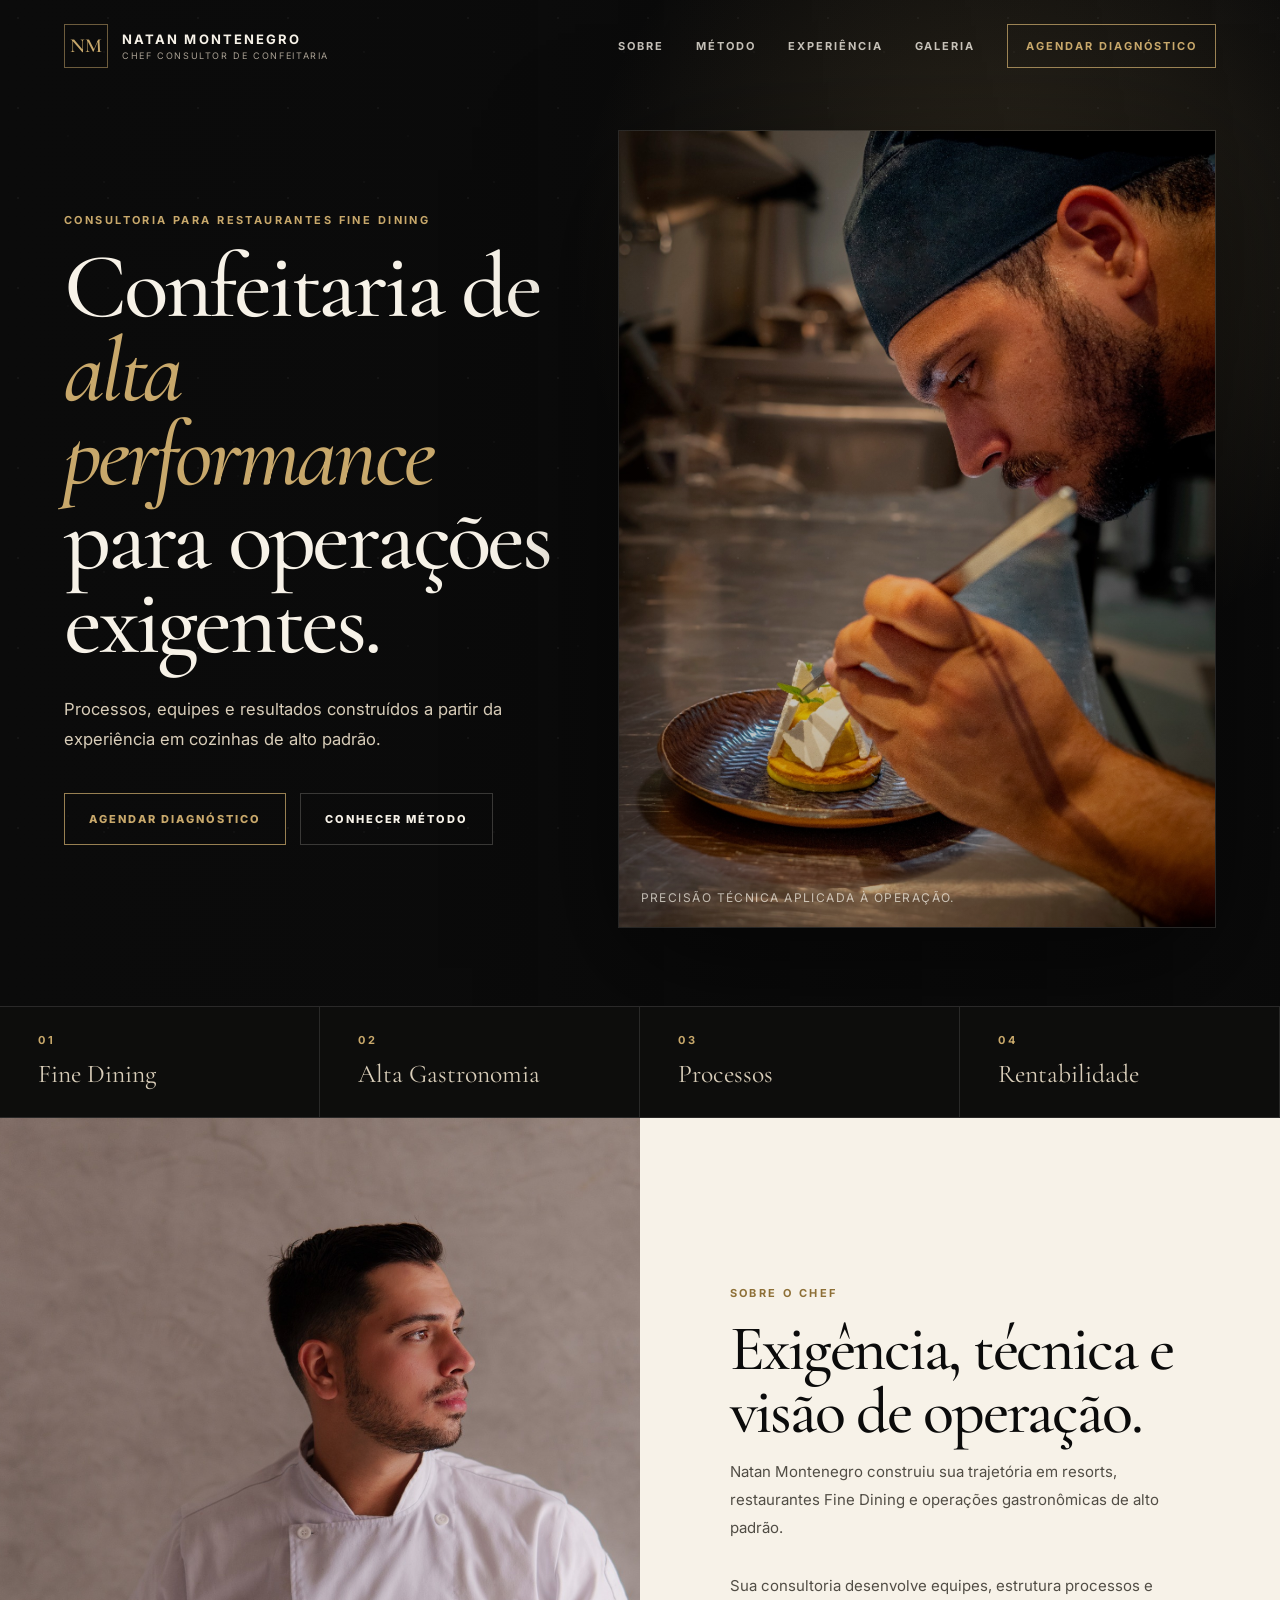
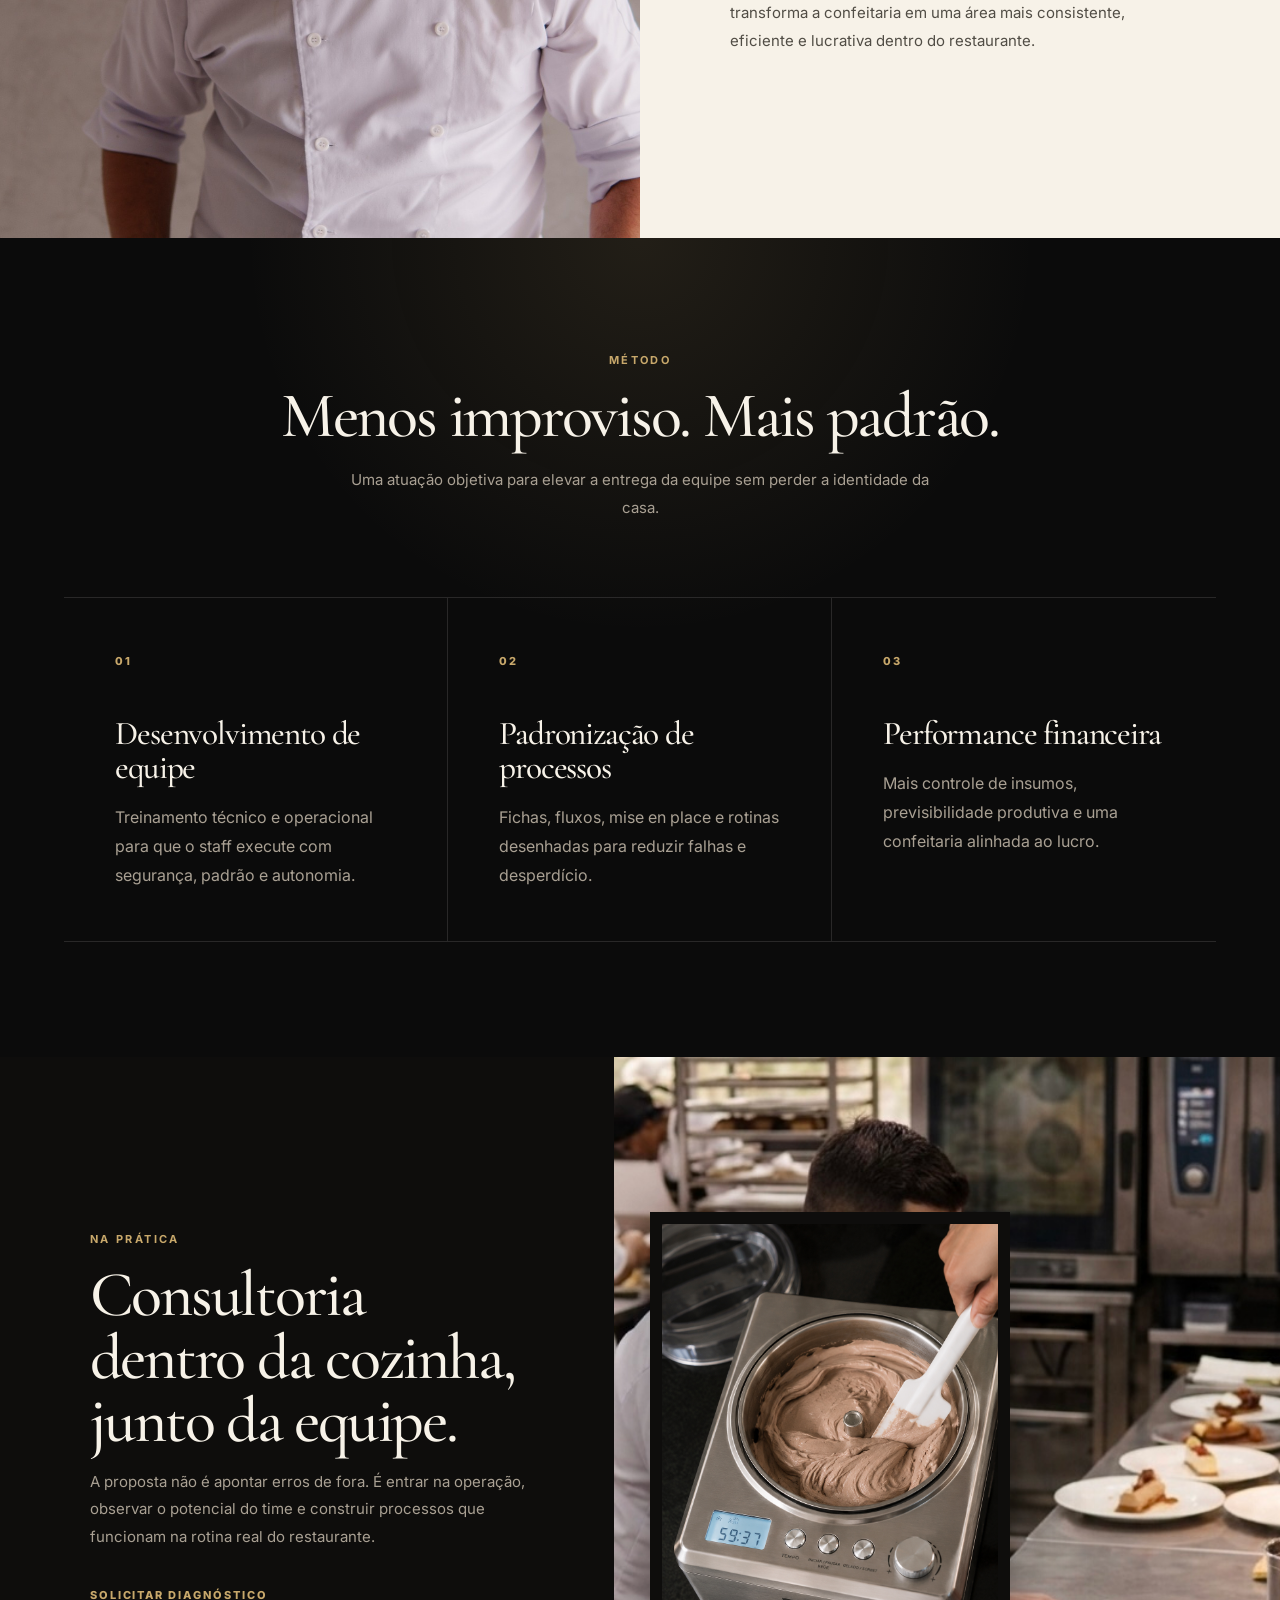
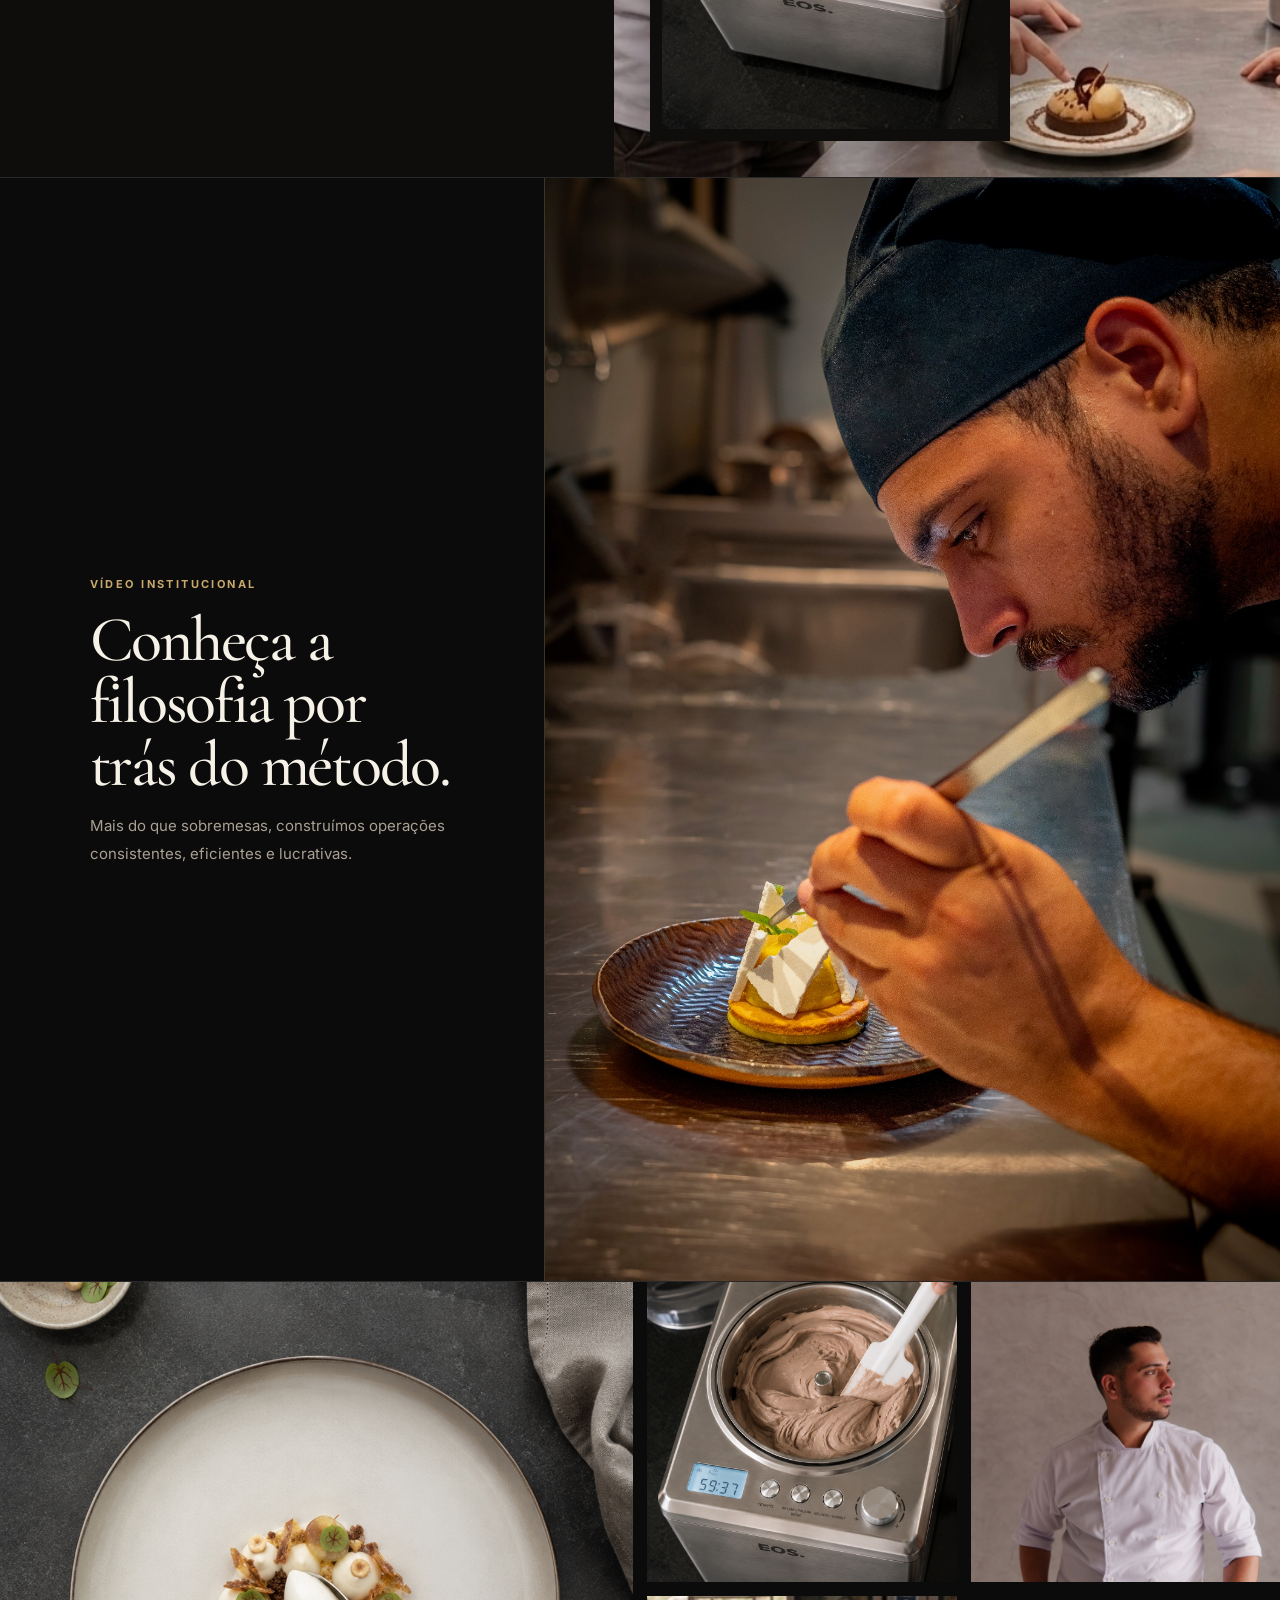
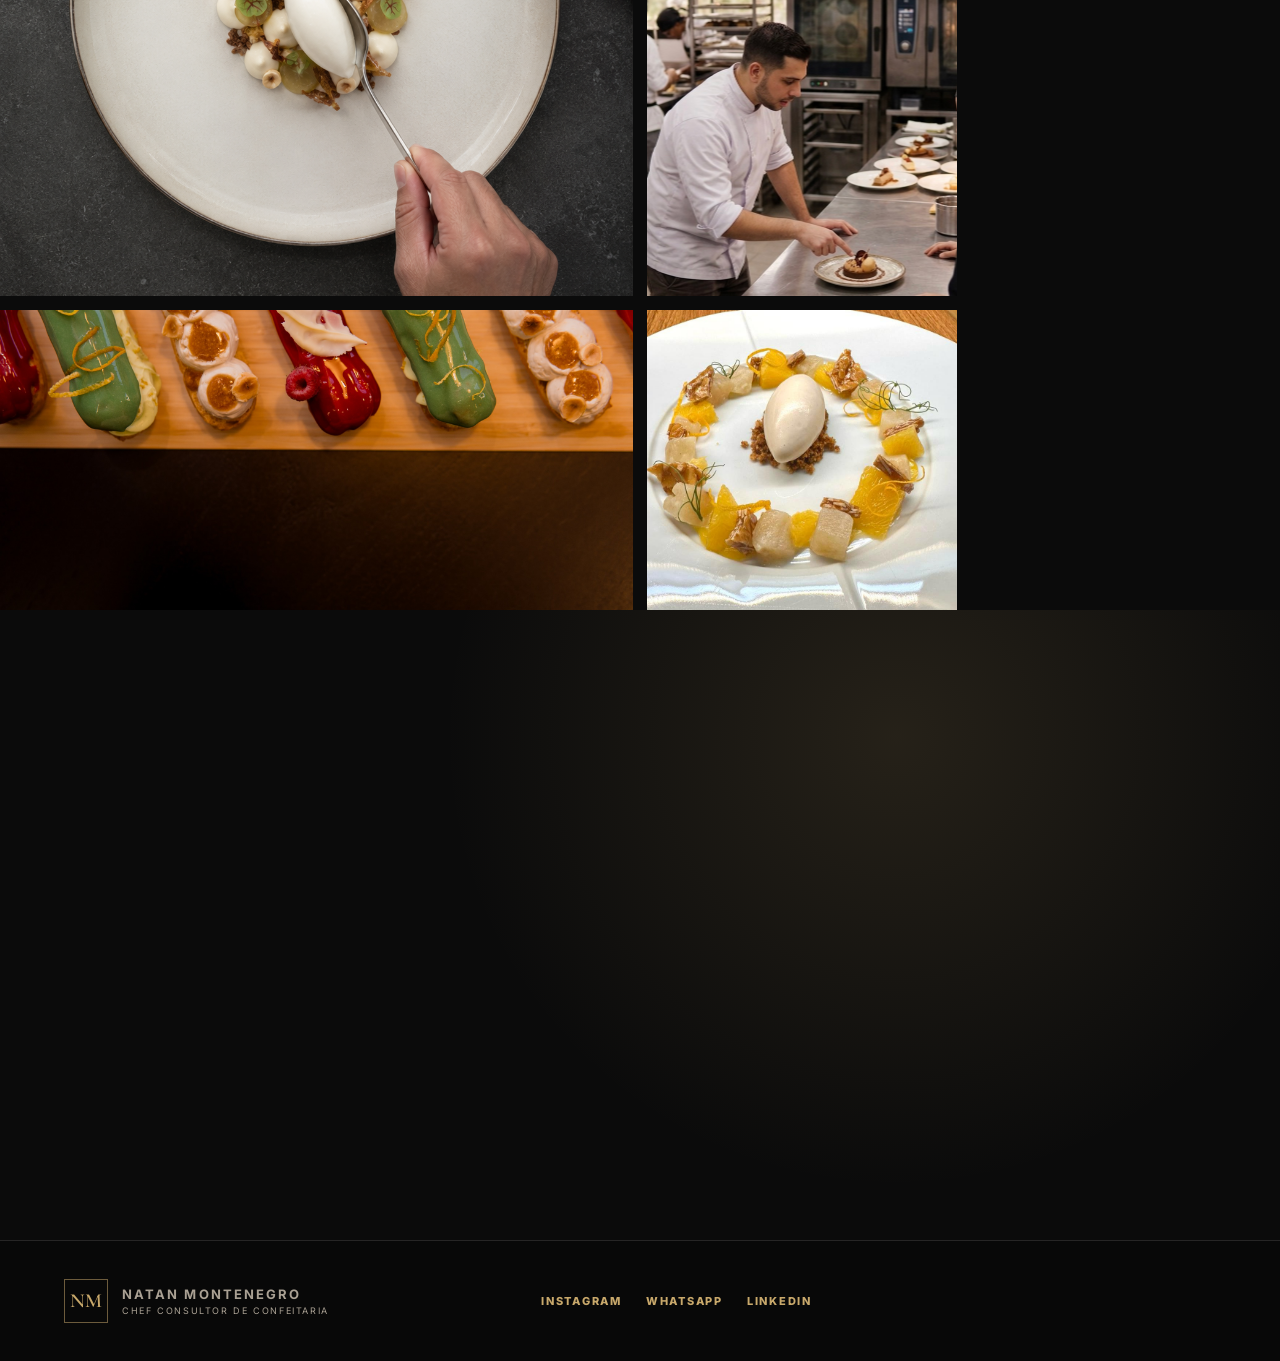
<file: index.html>
<!DOCTYPE html>
<html lang="pt-BR">

<head>
  <meta charset="UTF-8" />
  <meta name="viewport" content="width=device-width, initial-scale=1.0" />
  <meta name="description"
    content="Natan Montenegro — Chef Consultor de Confeitaria para restaurantes Fine Dining. Consultoria em processos, equipes e rentabilidade para operações gastronômicas de alta performance." />
  <title>Natan Montenegro | Chef Consultor de Confeitaria</title>
  <link rel="preconnect" href="https://fonts.googleapis.com">
  <link rel="preconnect" href="https://fonts.gstatic.com" crossorigin>
  <link
    href="https://fonts.googleapis.com/css2?family=Cormorant+Garamond:wght@400;500;600&family=Inter:wght@400;500;600;700&display=swap"
    rel="stylesheet">
  <link rel="stylesheet" href="styles.css" />
</head>

<body>
  <div class="grain" aria-hidden="true"></div>
  <div class="cursor-glow" aria-hidden="true"></div>

  <header class="site-header" id="header">
    <a class="brand" href="#inicio" aria-label="Natan Montenegro - início">
      <span class="brand-mark">NM</span>
      <span class="brand-text">
        <strong>Natan Montenegro</strong>
        <small>Chef Consultor de Confeitaria</small>
      </span>
    </a>

    <button class="menu-toggle" id="menuToggle" aria-label="Abrir menu" aria-expanded="false">
      <span></span><span></span>
    </button>

    <nav class="nav" id="nav">
      <a href="#sobre">Sobre</a>
      <a href="#metodo">Método</a>
      <a href="#experiencia">Experiência</a>
      <a href="#galeria">Galeria</a>
      <a href="#contato" class="nav-cta">Agendar diagnóstico</a>
    </nav>
  </header>

  <main>
    <section class="hero" id="inicio">
      <div class="hero-copy reveal">
        <p class="eyebrow">Consultoria para restaurantes Fine Dining</p>
        <h1>Confeitaria de <em>alta performance</em> para operações exigentes.</h1>
        <p class="lead">
          Processos, equipes e resultados construídos a partir da experiência em cozinhas de alto padrão.
        </p>
        <div class="hero-actions">
          <a class="btn btn-primary" href="#contato">Agendar diagnóstico</a>
          <a class="btn btn-ghost" href="#metodo">Conhecer método</a>
        </div>
      </div>

      <figure class="hero-media reveal" aria-label="Chef finalizando sobremesa">
        <img src="assets/chef-finalizando-sobremesa.jpeg"
          alt="Chef finalizando uma sobremesa em cozinha profissional" />
        <figcaption>Precisão técnica aplicada à operação.</figcaption>
      </figure>
    </section>

    <section class="signature-strip" aria-label="Pilares da consultoria">
      <div class="strip-item reveal"><span>01</span>Fine Dining</div>
      <div class="strip-item reveal"><span>02</span>Alta Gastronomia</div>
      <div class="strip-item reveal"><span>03</span>Processos</div>
      <div class="strip-item reveal"><span>04</span>Rentabilidade</div>
    </section>

    <section class="about section-grid" id="sobre">
      <div class="about-media reveal">
        <img src="assets/chef-retrato-horizontal.jpeg" alt="Retrato profissional do Chef Natan Montenegro" />
      </div>
      
      <div class="section-copy reveal">
        <p class="eyebrow">Sobre o Chef</p>
        <h2>Exigência, técnica e visão de operação.</h2>
        <p>
          Natan Montenegro construiu sua trajetória em resorts, restaurantes Fine Dining e operações gastronômicas de
          alto padrão.
        </p>
        <p>
          Sua consultoria desenvolve equipes, estrutura processos e transforma a confeitaria em uma área mais
          consistente, eficiente e lucrativa dentro do restaurante.
        </p>
      </div>
    </section>

    <section class="method" id="metodo">
      <div class="section-heading reveal">
        <p class="eyebrow">Método</p>
        <h2>Menos improviso. Mais padrão.</h2>
        <p>Uma atuação objetiva para elevar a entrega da equipe sem perder a identidade da casa.</p>
      </div>

      <div class="method-cards">
        <article class="method-card reveal">
          <span>01</span>
          <h3>Desenvolvimento de equipe</h3>
          <p>Treinamento técnico e operacional para que o staff execute com segurança, padrão e autonomia.</p>
        </article>
        <article class="method-card reveal">
          <span>02</span>
          <h3>Padronização de processos</h3>
          <p>Fichas, fluxos, mise en place e rotinas desenhadas para reduzir falhas e desperdício.</p>
        </article>
        <article class="method-card reveal">
          <span>03</span>
          <h3>Performance financeira</h3>
          <p>Mais controle de insumos, previsibilidade produtiva e uma confeitaria alinhada ao lucro.</p>
        </article>
      </div>
    </section>

    <section class="experience section-grid reverse" id="experiencia">
      <div class="section-copy reveal">
        <p class="eyebrow">Na prática</p>
        <h2>Consultoria dentro da cozinha, junto da equipe.</h2>
        <p>
          A proposta não é apontar erros de fora. É entrar na operação, observar o potencial do time e construir
          processos que funcionam na rotina real do restaurante.
        </p>
        <a class="text-link" href="#contato">Solicitar diagnóstico</a>
      </div>
      <div class="experience-stack reveal">
        <img class="stack-main" src="assets/consultoria-cozinha.png"
          alt="Chef orientando equipe em cozinha profissional" />
        <img class="stack-float" src="assets/producao-gelato.png"
          alt="Produção de gelato em equipamento profissional" />
      </div>
    </section>

    <section class="video-section" id="video">
      <div class="video-copy reveal">
        <p class="eyebrow">Vídeo institucional</p>
        <h2>Conheça a filosofia por trás do método.</h2>
        <p>Mais do que sobremesas, construímos operações consistentes, eficientes e lucrativas.</p>
      </div>

      <div class="video-card reveal">
        <video autoplay muted preload="metadata" playsinline poster="assets/chef-finalizando-sobremesa.jpeg">
          <source src="assets/IMG_3322.MP4" type="video/mp4" />
          Seu navegador não suporta a reprodução deste vídeo.
        </video>
      </div>
    </section>
    <div class="gallery-grid">
      <button class="gallery-item large reveal" data-img="assets/prato-finalizacao-topo.png"
        aria-label="Abrir imagem da sobremesa finalizada">
        <img src="assets/prato-finalizacao-topo.png" alt="Sobremesa Fine Dining sendo finalizada" />
      </button>
      <button class="gallery-item reveal" data-img="assets/producao-gelato.png"
        aria-label="Abrir imagem de produção de gelato">
        <img src="assets/producao-gelato.png" alt="Produção de gelato" />
      </button>
      <button class="gallery-item reveal" data-img="assets/chef-retrato-horizontal.jpeg"
        aria-label="Abrir retrato do chef">
        <img src="assets/chef-retrato-horizontal.jpeg" alt="Retrato do Chef Natan Montenegro" />
      </button>
      <button class="gallery-item reveal" data-img="assets/consultoria-cozinha.png"
        aria-label="Abrir imagem da consultoria em cozinha">
        <img src="assets/consultoria-cozinha.png" alt="Consultoria em cozinha profissional" />
      </button>
      <button class="gallery-item wide reveal" data-img="assets/eclairs-autorais.jpeg"
        aria-label="Abrir imagem de éclairs autorais">
        <img src="assets/eclairs-autorais.jpeg" alt="Éclairs autorais" />
      </button>
      <button class="gallery-item reveal" data-img="assets/sobremesa-fine-dining.jpeg"
        aria-label="Abrir imagem de sobremesa Fine Dining">
        <img src="assets/sobremesa-fine-dining.jpeg" alt="Sobremesa Fine Dining com frutas cítricas" />
      </button>
    </div>
    </section>

    <section class="final-cta" id="contato">
      <div class="final-image reveal">
        <img src="assets/eclairs-autorais.jpeg" alt="Sobremesas autorais alinhadas em bancada" />
      </div>
      <div class="final-copy reveal">
        <p class="eyebrow">Pronto para elevar sua confeitaria?</p>
        <h2>Sua operação está entregando todo o potencial que tem?</h2>
        <p>
          Vamos transformar equipe, processos e resultados com uma consultoria construída para restaurantes que exigem
          padrão, consistência e excelência.
        </p>
        <a class="btn btn-primary" href="https://wa.me/5522998145473" target="_blank" rel="noopener">Entrar em
          contato</a>
      </div>
    </section>
  </main>

  <footer class="footer">
    <div class="brand footer-brand">
      <span class="brand-mark">NM</span>
      <span class="brand-text">
        <strong>Natan Montenegro</strong>
        <small>Chef Consultor de Confeitaria</small>
      </span>
    </div>
    <div class="footer-links">
        <a href="https://www.instagram.com/natanmontenegrorf/" target="_blank" rel="noopener">Instagram</a>
        <a href="https://wa.me/5522998145473" target="_blank" rel="noopener">WhatsApp</a>
        <a href="https://www.linkedin.com/in/natan-mont-rf/" target="_blank" rel="noopener">LinkedIn</a>
  <script src="script.js"></script>
</body>

</html>
</file>
<file: styles.css>
:root {
  --black: #0b0b0b;
  --black-soft: #111111;
  --graphite: #191816;
  --offwhite: #f7f2e8;
  --cream: #d8cdb9;
  --muted: #a9a093;
  --gold: #c8a86b;
  --gold-dark: #8d6f36;
  --line: rgba(248, 247, 243, 0.12);
  --max: 1200px;
  --ease: cubic-bezier(.2,.8,.2,1);
}

* {
  box-sizing: border-box;
}

html {
  scroll-behavior: smooth;
}

body {
  margin: 0;
  min-height: 100vh;
  background: var(--black);
  color: var(--offwhite);
  font-family: "Inter", Arial, sans-serif;
  overflow-x: hidden;
}

body.no-scroll {
  overflow: hidden;
}

img {
  display: block;
  max-width: 100%;
  height: auto;
}

a {
  color: inherit;
  text-decoration: none;
}

button {
  font: inherit;
  color: inherit;
}

.grain {
  pointer-events: none;
  position: fixed;
  inset: 0;
  z-index: 10000;
  opacity: .055;
  background-image:
    radial-gradient(circle at 20% 20%, rgba(255,255,255,.8) 0 1px, transparent 1px),
    radial-gradient(circle at 80% 40%, rgba(255,255,255,.5) 0 1px, transparent 1px),
    radial-gradient(circle at 40% 80%, rgba(255,255,255,.4) 0 1px, transparent 1px);
  background-size: 90px 90px, 130px 130px, 170px 170px;
}

.cursor-glow {
  pointer-events: none;
  position: fixed;
  width: 360px;
  height: 360px;
  border-radius: 999px;
  background: radial-gradient(circle, rgba(200,168,107,.16), transparent 68%);
  transform: translate(-50%, -50%);
  z-index: 0;
  opacity: 0;
  transition: opacity .35s ease;
}

.site-header {
  position: fixed;
  top: 0;
  left: 0;
  right: 0;
  height: 92px;
  padding: 0 clamp(20px, 5vw, 72px);
  display: flex;
  align-items: center;
  justify-content: space-between;
  z-index: 999;
  transition: background .35s var(--ease), height .35s var(--ease), border-color .35s var(--ease);
}

.site-header.scrolled {
  height: 72px;
  background: rgba(9, 9, 9, .78);
  border-bottom: 1px solid var(--line);
  backdrop-filter: blur(18px);
}

.brand {
  display: inline-flex;
  align-items: center;
  gap: 14px;
  letter-spacing: .03em;
}

.brand-mark {
  width: 44px;
  height: 44px;
  display: grid;
  place-items: center;
  border: 1px solid rgba(200,168,107,.52);
  color: var(--gold);
  font-family: "Cormorant Garamond", Georgia, serif;
  font-size: 20px;
  font-weight: 600;
}

.brand-text {
  display: grid;
  gap: 3px;
}

.brand-text strong {
  font-size: 13px;
  text-transform: uppercase;
  letter-spacing: .16em;
}

.brand-text small {
  color: var(--muted);
  font-size: 9px;
  text-transform: uppercase;
  letter-spacing: .18em;
}

.nav {
  display: flex;
  align-items: center;
  gap: 32px;
  font-size: 11px;
  font-weight: 700;
  letter-spacing: .18em;
  text-transform: uppercase;
}

.nav a {
  color: rgba(247,242,232,.78);
  transition: color .25s ease;
}

.nav a:hover,
.nav a.active {
  color: var(--gold);
}

.nav-cta {
  padding: 14px 18px;
  border: 1px solid rgba(200,168,107,.75);
  color: var(--gold) !important;
}

.menu-toggle {
  display: none;
  width: 44px;
  height: 44px;
  border: 1px solid var(--line);
  background: transparent;
  position: relative;
}

.menu-toggle span {
  position: absolute;
  left: 12px;
  right: 12px;
  height: 1px;
  background: var(--offwhite);
  transition: transform .3s ease, top .3s ease;
}

.menu-toggle span:first-child {
  top: 17px;
}

.menu-toggle span:last-child {
  top: 25px;
}

.menu-toggle.open span:first-child {
  top: 21px;
  transform: rotate(45deg);
}

.menu-toggle.open span:last-child {
  top: 21px;
  transform: rotate(-45deg);
}

.hero {
  min-height: 100vh;
  position: relative;
  display: grid;
  grid-template-columns: minmax(0, .9fr) minmax(420px, 1.1fr);
  align-items: center;
  gap: clamp(28px, 5vw, 76px);
  padding: 130px clamp(20px, 5vw, 72px) 78px;
  overflow: hidden;
}

.hero::before {
  content: "";
  position: absolute;
  inset: 0;
  background:
    radial-gradient(circle at 78% 25%, rgba(200,168,107,.2), transparent 34%),
    linear-gradient(90deg, rgba(11,11,11,1) 0%, rgba(11,11,11,.95) 38%, rgba(11,11,11,.38) 100%);
  z-index: 1;
}

.hero-copy,
.hero-media {
  position: relative;
  z-index: 2;
}

.eyebrow {
  margin: 0 0 18px;
  color: var(--gold);
  font-size: 11px;
  font-weight: 700;
  letter-spacing: .22em;
  text-transform: uppercase;
}

h1,
h2,
h3 {
  font-family: "Cormorant Garamond", Georgia, serif;
  font-weight: 500;
  letter-spacing: -.035em;
}

h1 {
  max-width: 760px;
  margin: 0;
  font-size: clamp(52px, 7.2vw, 104px);
  line-height: .91;
}

h1 em {
  color: var(--gold);
  font-style: italic;
}

.lead {
  max-width: 540px;
  margin: 30px 0 0;
  color: var(--cream);
  font-size: clamp(16px, 1.3vw, 20px);
  line-height: 1.8;
}

.hero-actions {
  display: flex;
  gap: 14px;
  flex-wrap: wrap;
  margin-top: 38px;
}

.btn {
  display: inline-flex;
  align-items: center;
  justify-content: center;
  min-height: 52px;
  padding: 0 24px;
  border: 1px solid rgba(200,168,107,.75);
  color: var(--gold);
  background: transparent;
  text-transform: uppercase;
  font-size: 11px;
  font-weight: 800;
  letter-spacing: .18em;
  transition: transform .3s var(--ease), background .3s ease, color .3s ease, border-color .3s ease;
}

.btn:hover {
  transform: translateY(-3px);
}

.btn-primary:hover {
  background: var(--gold);
  color: var(--black);
}

.btn-ghost {
  border-color: rgba(248,242,232,.2);
  color: var(--offwhite);
}

.btn-ghost:hover {
  border-color: var(--gold);
  color: var(--gold);
}

.hero-media {
  margin: 0;
  justify-self: end;
  width: min(100%, 710px);
  aspect-ratio: 3 / 4;
  overflow: hidden;
  border: 1px solid rgba(248,242,232,.12);
  box-shadow: 0 40px 120px rgba(0,0,0,.55);
}

.hero-media img {
  width: 100%;
  height: 100%;
  object-fit: cover;
  object-position: center 42%;
}

.hero-media::after {
  content: "";
  position: absolute;
  inset: 0;
  background: linear-gradient(180deg, rgba(0,0,0,0), rgba(0,0,0,.24));
  pointer-events: none;
}

.hero-media figcaption {
  position: absolute;
  left: 22px;
  bottom: 22px;
  z-index: 2;
  color: rgba(247,242,232,.7);
  font-size: 12px;
  letter-spacing: .12em;
  text-transform: uppercase;
}

.signature-strip {
  display: grid;
  grid-template-columns: repeat(4, 1fr);
  border-top: 1px solid var(--line);
  border-bottom: 1px solid var(--line);
  background: #0d0d0c;
}

.strip-item {
  padding: 28px clamp(18px, 3vw, 42px);
  border-right: 1px solid var(--line);
  color: var(--cream);
  font-family: "Cormorant Garamond", Georgia, serif;
  font-size: clamp(22px, 2vw, 32px);
}

.strip-item span {
  display: block;
  margin-bottom: 12px;
  color: var(--gold);
  font: 700 11px/1 "Inter", sans-serif;
  letter-spacing: .2em;
}

section {
  position: relative;
}

.section-grid {
  max-width: none;
  display: grid;
  grid-template-columns: 1fr 1fr;
  min-height: 720px;
}

.section-grid.reverse {
  grid-template-columns: .96fr 1.04fr;
}

.about {
  background: var(--offwhite);
  color: var(--black);
}

.about-media,
.experience-stack,
.final-image {
  overflow: hidden;
}

.about-media img {
  width: 100%;
  height: 100%;
  min-height: 720px;
  object-fit: cover;
  object-position: 42% center;
}

.section-copy {
  display: flex;
  flex-direction: column;
  justify-content: center;
  padding: clamp(64px, 8vw, 120px) clamp(28px, 7vw, 110px);
}

.section-copy h2,
.section-heading h2,
.video-copy h2,
.final-copy h2 {
  margin: 0;
  font-size: clamp(42px, 5vw, 72px);
  line-height: .98;
}

.section-copy p:not(.eyebrow),
.section-heading p:not(.eyebrow),
.video-copy p:not(.eyebrow),
.final-copy p {
  max-width: 590px;
  color: var(--muted);
  line-height: 1.85;
  font-size: 15px;
}

.about .section-copy p:not(.eyebrow) {
  color: #514d45;
}

.about .eyebrow {
  color: var(--gold-dark);
}

.text-link {
  margin-top: 22px;
  color: var(--gold);
  font-size: 11px;
  font-weight: 800;
  letter-spacing: .18em;
  text-transform: uppercase;
}

.method {
  padding: clamp(84px, 9vw, 140px) clamp(20px, 5vw, 72px);
  background: radial-gradient(circle at top center, rgba(200,168,107,.12), transparent 38%), #0b0b0b;
}

.section-heading {
  max-width: var(--max);
  margin: 0 auto clamp(42px, 6vw, 76px);
  text-align: center;
}

.section-heading p:not(.eyebrow) {
  margin: 18px auto 0;
}

.method-cards {
  max-width: var(--max);
  margin: 0 auto;
  display: grid;
  grid-template-columns: repeat(3, 1fr);
  border-top: 1px solid var(--line);
  border-bottom: 1px solid var(--line);
}

.method-card {
  padding: clamp(34px, 4vw, 58px);
  border-right: 1px solid var(--line);
  min-height: 330px;
  transition: background .35s ease, transform .35s var(--ease);
}

.method-card:last-child {
  border-right: 0;
}

.method-card:hover {
  background: rgba(248,242,232,.035);
  transform: translateY(-8px);
}

.method-card span {
  color: var(--gold);
  font-size: 11px;
  font-weight: 800;
  letter-spacing: .2em;
}

.method-card h3 {
  margin: 48px 0 18px;
  font-size: clamp(28px, 2.6vw, 42px);
  line-height: 1.02;
}

.method-card p {
  color: var(--muted);
  line-height: 1.8;
  margin: 0;
}

.experience {
  background: #0e0d0c;
}

.experience-stack {
  position: relative;
  min-height: 720px;
}

.experience-stack .stack-main {
  width: 100%;
  height: 100%;
  min-height: 720px;
  object-fit: cover;
  object-position: center;
}

.stack-float {
  position: absolute;
  left: 36px;
  bottom: 36px;
  width: min(38vw, 360px);
  border: 12px solid #0e0d0c;
  box-shadow: 0 26px 70px rgba(0,0,0,.45);
  object-fit: cover;
}

/* VÍDEO INSTITUCIONAL */

.video-section {
  min-height: 720px;
  display: grid;
  grid-template-columns: .85fr 1.15fr;
  align-items: stretch;
  background: var(--black);
  border-top: 1px solid var(--line);
  border-bottom: 1px solid var(--line);
}

.video-copy {
  padding: clamp(64px, 8vw, 120px) clamp(28px, 7vw, 110px);
  display: flex;
  flex-direction: column;
  justify-content: center;
}

.video-card {
  position: relative;
  width: 100%;
  min-height: 720px;
  overflow: hidden;
  border-left: 1px solid rgba(200, 168, 107, 0.25);
  background: #0f0f0f;
}

.video-card video {
  width: 100%;
  height: 100%;
  min-height: 720px;
  display: block;
  object-fit: cover;
  background: #0f0f0f;
}

.gallery {
  padding: clamp(84px, 9vw, 130px) clamp(20px, 5vw, 72px);
  background: var(--offwhite);
  color: var(--black);
}

.gallery .eyebrow {
  color: var(--gold-dark);
}

.gallery .section-heading p {
  color: #514d45;
}

.gallery-grid {
  display: grid;
  max-width: 1380px;
  margin: 0 auto;
  grid-template-columns: repeat(4, 1fr);
  grid-auto-rows: 300px;
  gap: 14px;
}

.gallery-item {
  position: relative;
  padding: 0;
  border: 0;
  background: #ddd;
  overflow: hidden;
  cursor: zoom-in;
}

.gallery-item.large {
  grid-column: span 2;
  grid-row: span 2;
}

.gallery-item.wide {
  grid-column: span 2;
}

.gallery-item img {
  width: 100%;
  height: 100%;
  object-fit: cover;
  object-position: center;
  transition: transform .65s var(--ease);
}

.gallery-item:hover img {
  transform: scale(1.04);
}

.gallery-item::after {
  content: "Ver imagem";
  position: absolute;
  inset: auto 16px 16px auto;
  padding: 8px 10px;
  background: rgba(11,11,11,.72);
  color: var(--offwhite);
  font-size: 10px;
  font-weight: 800;
  letter-spacing: .14em;
  text-transform: uppercase;
  opacity: 0;
  transform: translateY(8px);
  transition: .3s ease;
}

.gallery-item:hover::after {
  opacity: 1;
  transform: translateY(0);
}

.final-cta {
  display: grid;
  grid-template-columns: 1fr 1fr;
  min-height: 620px;
  background: radial-gradient(circle at 70% 20%, rgba(200,168,107,.14), transparent 44%), #0b0b0b;
}

.final-image img {
  width: 100%;
  height: 100%;
  min-height: 620px;
  object-fit: cover;
  object-position: center top;
}

.final-copy {
  padding: clamp(64px, 8vw, 120px) clamp(28px, 7vw, 110px);
  display: flex;
  flex-direction: column;
  justify-content: center;
  align-items: flex-start;
}

.final-copy .btn {
  margin-top: 26px;
}

.footer {
  padding: 38px clamp(20px, 5vw, 72px);
  display: grid;
  grid-template-columns: 1.2fr .8fr 1fr;
  align-items: center;
  gap: 28px;
  border-top: 1px solid var(--line);
  background: #080808;
  color: var(--muted);
  font-size: 13px;
}

.footer-links {
  display: flex;
  justify-content: center;
  gap: 24px;
  color: var(--gold);
  font-size: 11px;
  text-transform: uppercase;
  letter-spacing: .16em;
  font-weight: 800;
}

.footer p {
  margin: 0;
  text-align: right;
  color: var(--cream);
  font-family: "Cormorant Garamond", Georgia, serif;
  font-size: 20px;
  line-height: 1.1;
}

.reveal {
  opacity: 0;
  transform: translateY(34px);
  transition: opacity .9s var(--ease), transform .9s var(--ease);
}

.reveal.active {
  opacity: 1;
  transform: translateY(0);
}

.image-modal {
  width: min(92vw, 1180px);
  height: min(88vh, 820px);
  padding: 0;
  border: 1px solid rgba(248,242,232,.18);
  background: rgba(8,8,8,.94);
  backdrop-filter: blur(16px);
}

.image-modal::backdrop {
  background: rgba(0,0,0,.78);
}

.image-modal img {
  width: 100%;
  height: 100%;
  object-fit: contain;
}

.modal-close {
  position: absolute;
  top: 12px;
  right: 12px;
  z-index: 2;
  width: 42px;
  height: 42px;
  border: 1px solid rgba(248,242,232,.22);
  background: rgba(0,0,0,.5);
  color: var(--offwhite);
  font-size: 28px;
  cursor: pointer;
}

@media (max-width: 980px) {
  .menu-toggle {
    display: block;
    z-index: 1001;
  }

  .nav {
    position: fixed;
    inset: 0 0 auto 0;
    min-height: 100vh;
    display: flex;
    flex-direction: column;
    justify-content: center;
    background: rgba(8,8,8,.96);
    backdrop-filter: blur(18px);
    transform: translateY(-100%);
    transition: transform .42s var(--ease);
  }

  .nav.open {
    transform: translateY(0);
  }

  .hero {
    grid-template-columns: 1fr;
    padding-top: 118px;
  }

  .hero::before {
    background: linear-gradient(180deg, rgba(11,11,11,.94), rgba(11,11,11,.72));
  }

  .hero-media {
    justify-self: stretch;
    width: 100%;
    max-height: 640px;
  }

  .signature-strip {
    grid-template-columns: 1fr 1fr;
  }

  .section-grid,
  .section-grid.reverse,
  .video-section,
  .final-cta {
    grid-template-columns: 1fr;
  }

  .about-media img,
  .experience-stack .stack-main,
  .final-image img {
    min-height: 520px;
  }

  .experience-stack {
    min-height: 520px;
  }

  .stack-float {
    width: min(52vw, 330px);
  }

  .video-section {
    min-height: auto;
  }

  .video-card,
  .video-card video {
    min-height: 520px;
  }

  .video-card {
    border-left: 0;
    border-top: 1px solid rgba(200, 168, 107, 0.25);
  }

  .method-cards {
    grid-template-columns: 1fr;
  }

  .method-card {
    border-right: 0;
    border-bottom: 1px solid var(--line);
    min-height: auto;
  }

  .method-card:last-child {
    border-bottom: 0;
  }

  .gallery-grid {
    grid-template-columns: 1fr 1fr;
    grid-auto-rows: 250px;
  }

  .gallery-item.large,
  .gallery-item.wide {
    grid-column: span 2;
  }

  .footer {
    grid-template-columns: 1fr;
    text-align: left;
  }

  .footer-links {
    justify-content: flex-start;
  }

  .footer p {
    text-align: left;
  }
}

@media (max-width: 620px) {
  .site-header {
    height: 78px;
  }

  .brand-mark {
    width: 38px;
    height: 38px;
    font-size: 17px;
  }

  .brand-text strong {
    font-size: 11px;
  }

  .brand-text small {
    display: none;
  }

  h1 {
    font-size: clamp(44px, 14vw, 68px);
  }

  .hero-actions {
    flex-direction: column;
    align-items: stretch;
  }

  .btn {
    width: 100%;
  }

  .hero-media {
    aspect-ratio: 4/5;
  }

  .signature-strip {
    grid-template-columns: 1fr;
  }

  .strip-item {
    border-right: 0;
    border-bottom: 1px solid var(--line);
  }

  .section-copy,
  .video-copy,
  .final-copy {
    padding: 70px 20px;
  }

  .section-copy h2,
  .section-heading h2,
  .video-copy h2,
  .final-copy h2 {
    font-size: clamp(38px, 12vw, 56px);
  }

  .gallery {
    padding-left: 14px;
    padding-right: 14px;
  }

  .gallery-grid {
    grid-template-columns: 1fr;
    grid-auto-rows: auto;
  }

  .gallery-item,
  .gallery-item.large,
  .gallery-item.wide {
    grid-column: auto;
    grid-row: auto;
  }

  .gallery-item img {
    height: auto;
    object-fit: contain;
  }

  .gallery-item::after {
    display: none;
  }

  .stack-float {
    display: none;
  }

  .video-card,
  .video-card video {
    min-height: 360px;
  }
}
</file>
